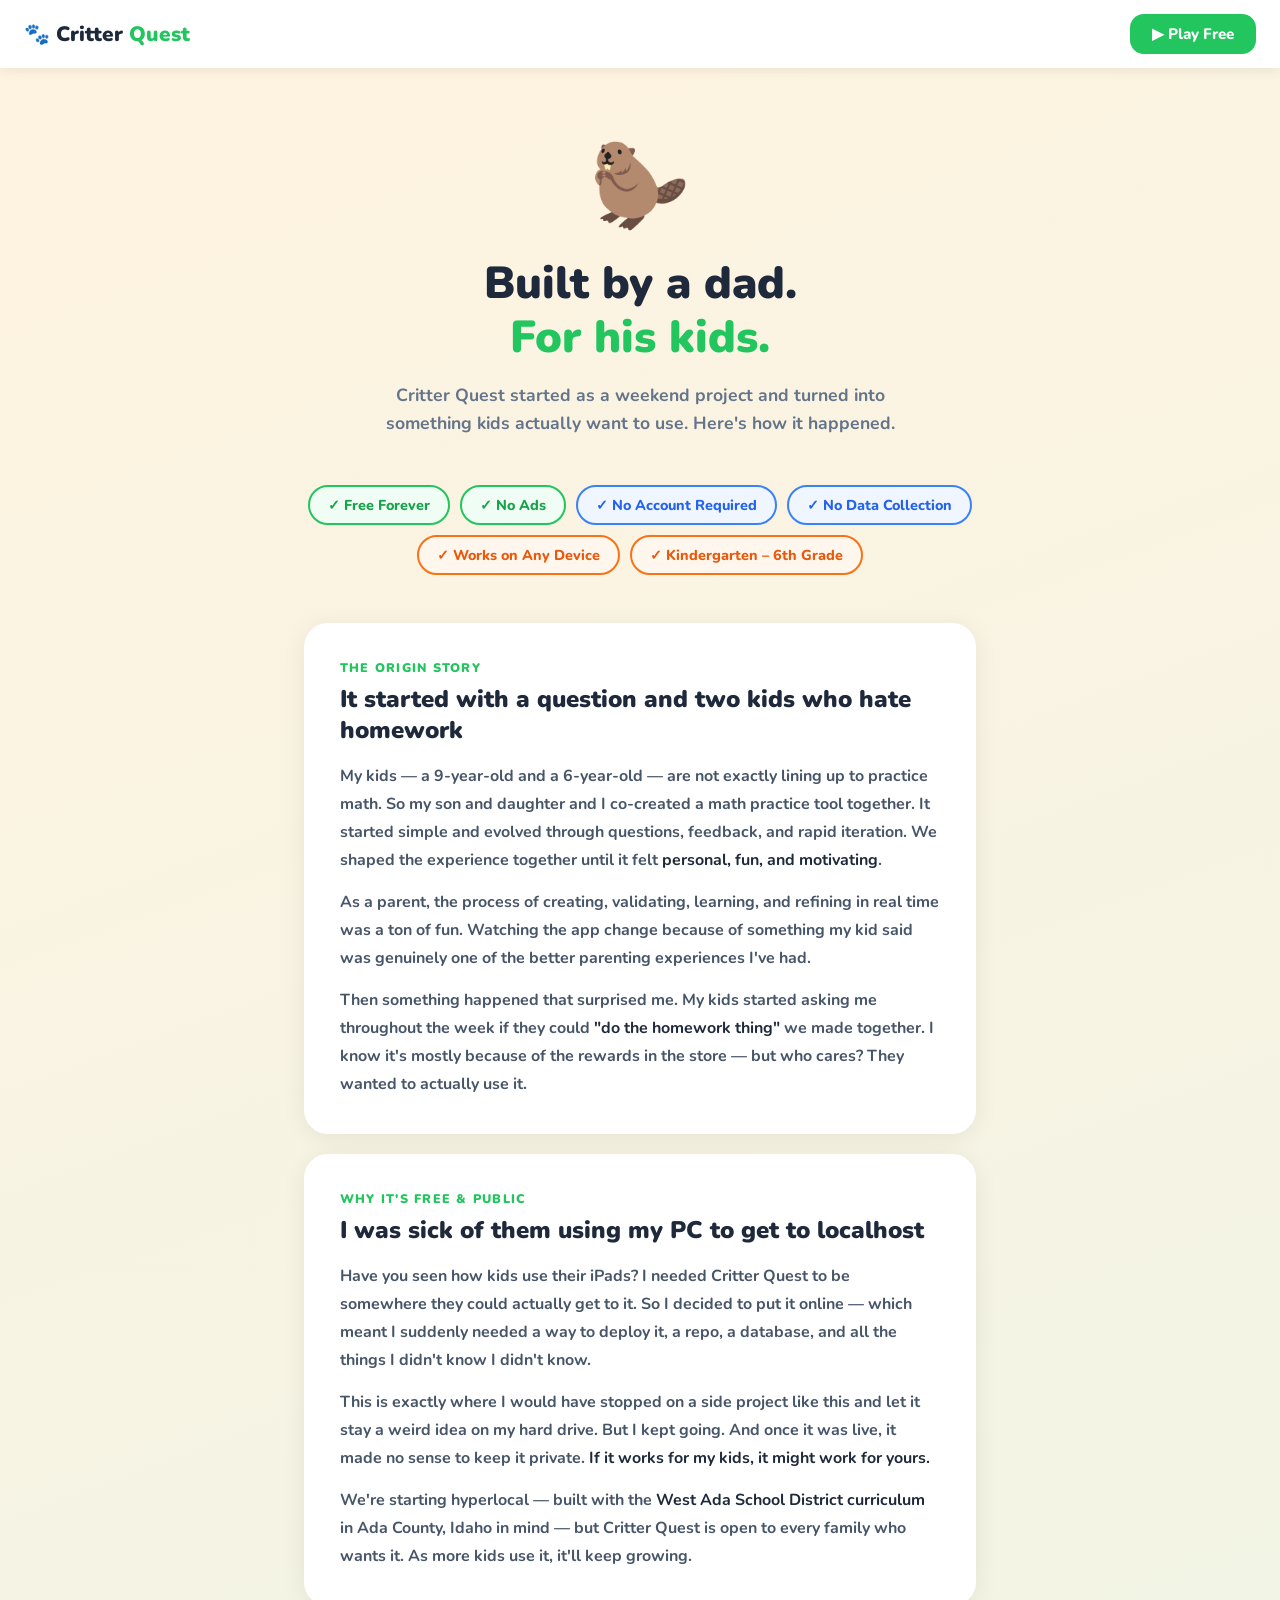
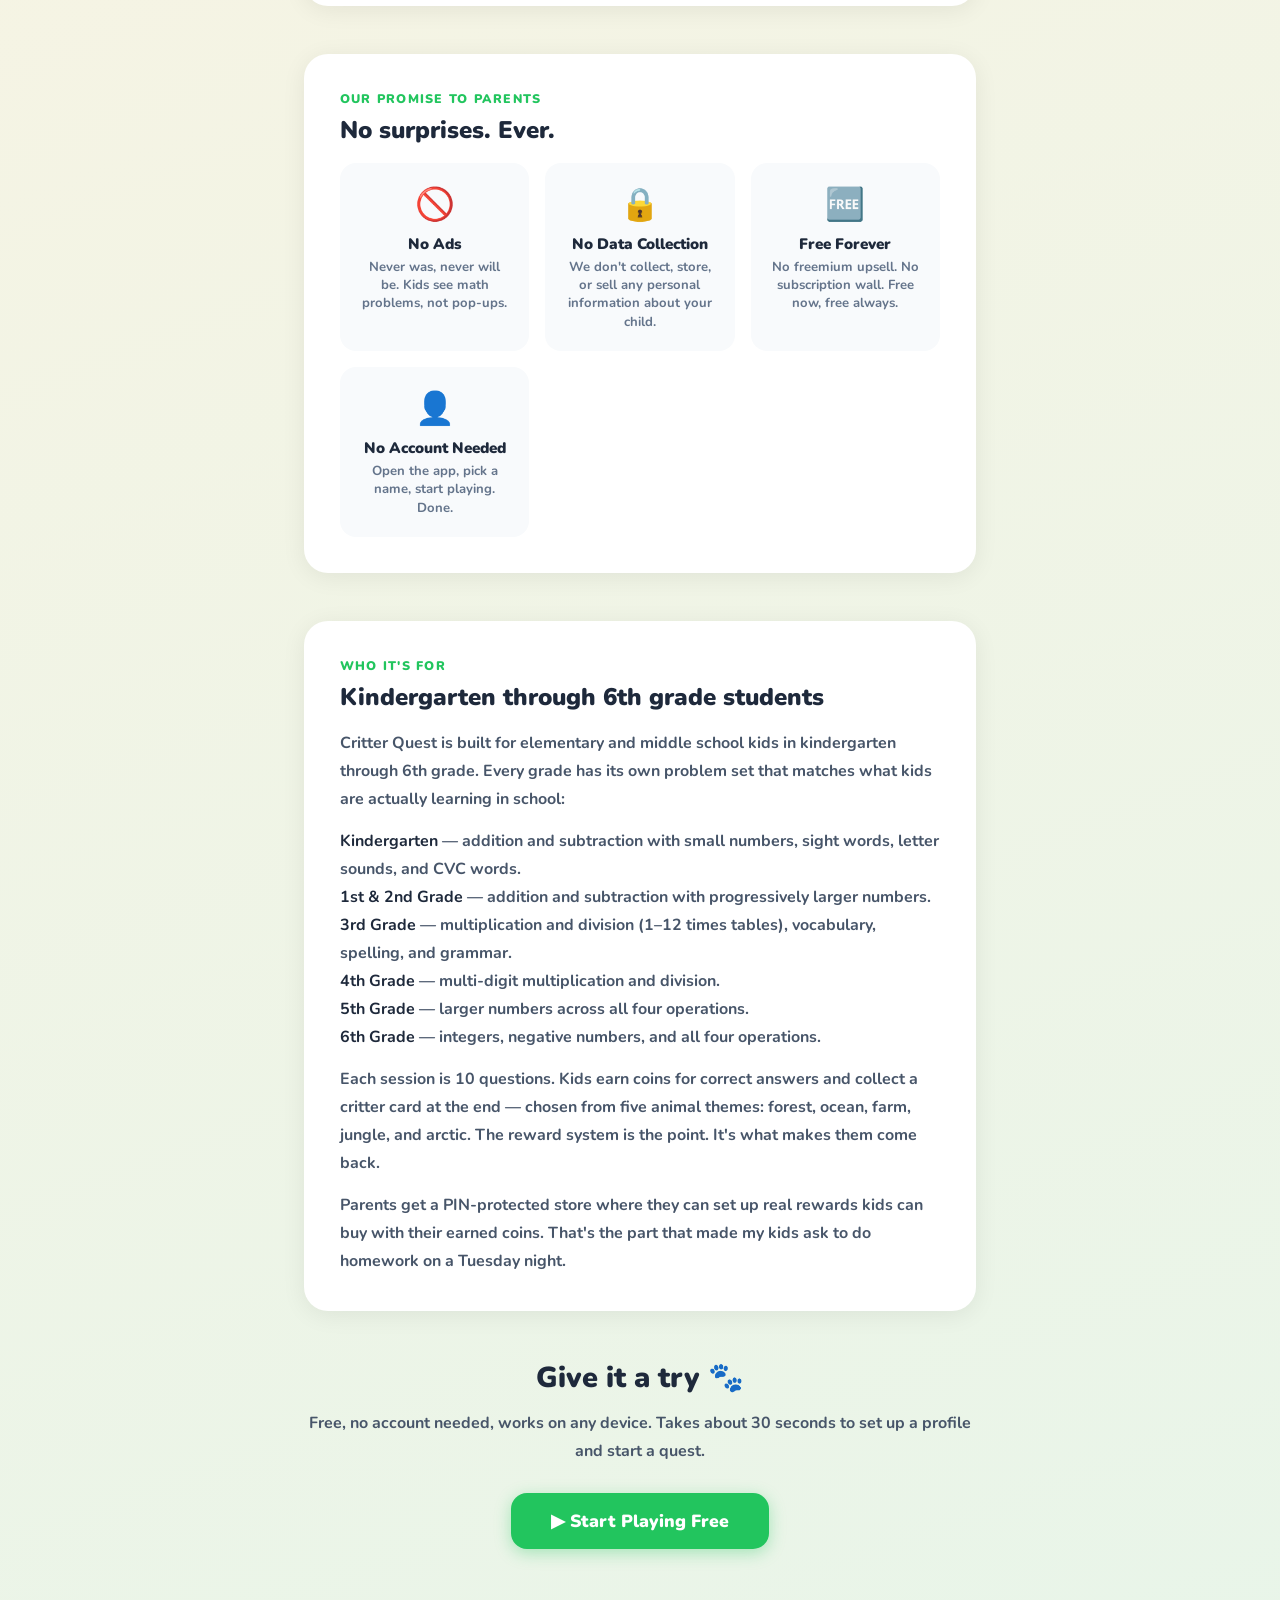
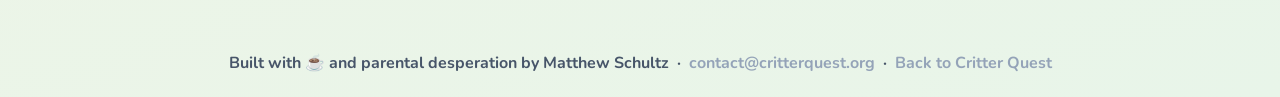
<file: about.html>
<!DOCTYPE html>
<html lang="en">
<head>
  <meta charset="UTF-8" />
  <meta name="viewport" content="width=device-width, initial-scale=1.0" />
  <title>About Critter Quest — Built by a Dad, for His Kids</title>
  <meta name="description" content="Critter Quest is a free math and reading practice app built by Matthew Schultz for his two kids. No ads, no accounts, no data collection. Free forever." />

  <!-- Open Graph -->
  <meta property="og:type" content="website" />
  <meta property="og:url" content="https://critterquest.org/about" />
  <meta property="og:title" content="About Critter Quest — Built by a Dad, for His Kids" />
  <meta property="og:description" content="Critter Quest is a free math and reading practice app built by Matthew Schultz for his two kids. No ads, no accounts, no data collection. Free forever." />
  <meta property="og:image" content="https://critterquest.org/og-image.png" />

  <!-- Twitter Card -->
  <meta name="twitter:card" content="summary_large_image" />
  <meta name="twitter:title" content="About Critter Quest — Built by a Dad, for His Kids" />
  <meta name="twitter:description" content="Free math and reading practice app. No ads, no accounts, no data collection. Free forever." />
  <meta name="twitter:image" content="https://critterquest.org/og-image.png" />

  <meta name="robots" content="index, follow" />
  <link rel="canonical" href="https://critterquest.org/about" />

  <!-- Structured data: Person + WebSite -->
  <script type="application/ld+json">
  {
    "@context": "https://schema.org",
    "@type": "AboutPage",
    "url": "https://critterquest.org/about",
    "name": "About Critter Quest",
    "description": "Critter Quest is a free math and reading practice app built by Matthew Schultz for his two kids in the West Ada School District, Idaho.",
    "mainEntity": {
      "@type": "WebApplication",
      "name": "Critter Quest",
      "url": "https://critterquest.org",
      "applicationCategory": "EducationalApplication",
      "isAccessibleForFree": true,
      "author": {
        "@type": "Person",
        "name": "Matthew Schultz"
      },
      "audience": {
        "@type": "EducationalAudience",
        "educationalRole": "student",
        "suggestedMinAge": "5",
        "suggestedMaxAge": "10"
      }
    }
  }
  </script>

  <link rel="preconnect" href="https://fonts.googleapis.com" />
  <link href="https://fonts.googleapis.com/css2?family=Nunito:wght@400;700;800;900&display=swap" rel="stylesheet" />

  <style>
    *, *::before, *::after { box-sizing: border-box; margin: 0; padding: 0; }

    body {
      font-family: 'Nunito', sans-serif;
      background: linear-gradient(160deg, #FFF3E0 0%, #E8F5E9 100%);
      min-height: 100vh;
      color: #1E293B;
    }

    /* ── Nav ── */
    .site-nav {
      background: white;
      box-shadow: 0 2px 12px rgba(0,0,0,.08);
      padding: 14px 24px;
      display: flex;
      align-items: center;
      justify-content: space-between;
      position: sticky;
      top: 0;
      z-index: 100;
    }
    .site-nav .logo {
      font-size: 1.3rem;
      font-weight: 900;
      color: #1E293B;
      text-decoration: none;
    }
    .site-nav .logo span { color: #22C55E; }
    .nav-link {
      background: #22C55E;
      color: white;
      font-family: 'Nunito', sans-serif;
      font-weight: 800;
      font-size: 0.95rem;
      padding: 10px 22px;
      border-radius: 14px;
      text-decoration: none;
      transition: background .18s;
    }
    .nav-link:hover { background: #16A34A; }

    /* ── Hero ── */
    .hero {
      text-align: center;
      padding: 64px 24px 48px;
      max-width: 720px;
      margin: 0 auto;
    }
    .hero .mascot { font-size: 5rem; margin-bottom: 16px; }
    .hero h1 {
      font-size: clamp(1.8rem, 5vw, 2.8rem);
      font-weight: 900;
      line-height: 1.2;
      margin-bottom: 16px;
    }
    .hero h1 span { color: #22C55E; }
    .hero .tagline {
      font-size: 1.1rem;
      font-weight: 700;
      color: #64748B;
      max-width: 560px;
      margin: 0 auto;
      line-height: 1.6;
    }

    /* ── Badges ── */
    .badges {
      display: flex;
      flex-wrap: wrap;
      justify-content: center;
      gap: 10px;
      padding: 0 24px 48px;
      max-width: 720px;
      margin: 0 auto;
    }
    .badge {
      background: white;
      border: 2px solid #E2E8F0;
      border-radius: 999px;
      padding: 8px 18px;
      font-weight: 800;
      font-size: 0.9rem;
      color: #1E293B;
    }
    .badge.green  { border-color: #22C55E; color: #16A34A; background: #F0FDF4; }
    .badge.blue   { border-color: #3B82F6; color: #2563EB; background: #EFF6FF; }
    .badge.orange { border-color: #F97316; color: #EA580C; background: #FFF7ED; }

    /* ── Sections ── */
    .section {
      max-width: 720px;
      margin: 0 auto 48px;
      padding: 0 24px;
    }
    .card {
      background: white;
      border-radius: 24px;
      padding: 36px;
      box-shadow: 0 4px 24px rgba(0,0,0,.07);
    }
    .card + .card { margin-top: 20px; }

    .section-label {
      font-size: 0.78rem;
      font-weight: 900;
      letter-spacing: .1em;
      text-transform: uppercase;
      color: #22C55E;
      margin-bottom: 8px;
    }
    h2 {
      font-size: 1.5rem;
      font-weight: 900;
      margin-bottom: 16px;
      line-height: 1.3;
    }
    p {
      font-size: 1rem;
      font-weight: 700;
      color: #475569;
      line-height: 1.75;
      margin-bottom: 14px;
    }
    p:last-child { margin-bottom: 0; }
    p strong { color: #1E293B; }

    /* ── Promise grid ── */
    .promise-grid {
      display: grid;
      grid-template-columns: repeat(auto-fit, minmax(180px, 1fr));
      gap: 16px;
      margin-top: 8px;
    }
    .promise-item {
      background: #F8FAFC;
      border-radius: 16px;
      padding: 20px;
      text-align: center;
    }
    .promise-item .icon { font-size: 2rem; margin-bottom: 8px; }
    .promise-item .label {
      font-weight: 900;
      font-size: 0.95rem;
      color: #1E293B;
      margin-bottom: 4px;
    }
    .promise-item .desc {
      font-size: 0.82rem;
      font-weight: 700;
      color: #64748B;
      line-height: 1.4;
      margin: 0;
    }

    /* ── CTA ── */
    .cta-section {
      text-align: center;
      padding: 0 24px 80px;
      max-width: 720px;
      margin: 0 auto;
    }
    .cta-section h2 { font-size: 1.8rem; margin-bottom: 12px; }
    .cta-section p  { margin-bottom: 28px; }
    .cta-btn {
      display: inline-block;
      background: #22C55E;
      color: white;
      font-family: 'Nunito', sans-serif;
      font-weight: 900;
      font-size: 1.1rem;
      padding: 16px 40px;
      border-radius: 16px;
      text-decoration: none;
      transition: background .18s, transform .18s;
      box-shadow: 0 4px 16px rgba(34,197,94,.35);
    }
    .cta-btn:hover { background: #16A34A; transform: translateY(-2px); }

    /* ── Footer ── */
    .site-footer {
      text-align: center;
      padding: 20px;
      font-size: 0.78rem;
      font-weight: 700;
      color: #94A3B8;
    }
    .site-footer a { color: #94A3B8; text-decoration: none; }
    .site-footer a:hover { color: #22C55E; }

    @media (max-width: 480px) {
      .card { padding: 24px 20px; }
      .hero  { padding: 40px 16px 32px; }
    }
  </style>
</head>
<body>

  <!-- Nav -->
  <nav class="site-nav">
    <a href="/" class="logo">🐾 Critter <span>Quest</span></a>
    <a href="/" class="nav-link">▶ Play Free</a>
  </nav>

  <!-- Hero -->
  <div class="hero">
    <div class="mascot">🦫</div>
    <h1>Built by a dad.<br><span>For his kids.</span></h1>
    <p class="tagline">Critter Quest started as a weekend project and turned into something kids actually want to use. Here's how it happened.</p>
  </div>

  <!-- Badges -->
  <div class="badges">
    <div class="badge green">✓ Free Forever</div>
    <div class="badge green">✓ No Ads</div>
    <div class="badge blue">✓ No Account Required</div>
    <div class="badge blue">✓ No Data Collection</div>
    <div class="badge orange">✓ Works on Any Device</div>
    <div class="badge orange">✓ Kindergarten – 6th Grade</div>
  </div>

  <!-- Origin Story -->
  <div class="section">
    <div class="card">
      <div class="section-label">The Origin Story</div>
      <h2>It started with a question and two kids who hate homework</h2>
      <p>
        My kids — a 9-year-old and a 6-year-old — are not exactly lining up to practice math.
        So my son and daughter and I co-created a math practice tool together. It started simple
        and evolved through questions, feedback, and rapid iteration. We shaped the experience
        together until it felt <strong>personal, fun, and motivating</strong>.
      </p>
      <p>
        As a parent, the process of creating, validating, learning, and refining in real time
        was a ton of fun. Watching the app change because of something my kid said was genuinely
        one of the better parenting experiences I've had.
      </p>
      <p>
        Then something happened that surprised me. My kids started asking me throughout the week
        if they could <strong>"do the homework thing"</strong> we made together. I know it's mostly
        because of the rewards in the store — but who cares? They wanted to actually use it.
      </p>
    </div>

    <div class="card">
      <div class="section-label">Why It's Free & Public</div>
      <h2>I was sick of them using my PC to get to localhost</h2>
      <p>
        Have you seen how kids use their iPads? I needed Critter Quest to be somewhere they could
        actually get to it. So I decided to put it online — which meant I suddenly needed a way
        to deploy it, a repo, a database, and all the things I didn't know I didn't know.
      </p>
      <p>
        This is exactly where I would have stopped on a side project like this and let it stay
        a weird idea on my hard drive. But I kept going. And once it was live, it made no sense
        to keep it private. <strong>If it works for my kids, it might work for yours.</strong>
      </p>
      <p>
        We're starting hyperlocal — built with the <strong>West Ada School District curriculum</strong>
        in Ada County, Idaho in mind — but Critter Quest is open to every family who wants it.
        As more kids use it, it'll keep growing.
      </p>
    </div>
  </div>

  <!-- Our Promise -->
  <div class="section">
    <div class="card">
      <div class="section-label">Our Promise to Parents</div>
      <h2>No surprises. Ever.</h2>
      <div class="promise-grid">
        <div class="promise-item">
          <div class="icon">🚫</div>
          <div class="label">No Ads</div>
          <p class="desc">Never was, never will be. Kids see math problems, not pop-ups.</p>
        </div>
        <div class="promise-item">
          <div class="icon">🔒</div>
          <div class="label">No Data Collection</div>
          <p class="desc">We don't collect, store, or sell any personal information about your child.</p>
        </div>
        <div class="promise-item">
          <div class="icon">🆓</div>
          <div class="label">Free Forever</div>
          <p class="desc">No freemium upsell. No subscription wall. Free now, free always.</p>
        </div>
        <div class="promise-item">
          <div class="icon">👤</div>
          <div class="label">No Account Needed</div>
          <p class="desc">Open the app, pick a name, start playing. Done.</p>
        </div>
      </div>
    </div>
  </div>

  <!-- Who It's For -->
  <div class="section">
    <div class="card">
      <div class="section-label">Who It's For</div>
      <h2>Kindergarten through 6th grade students</h2>
      <p>
        Critter Quest is built for elementary and middle school kids in kindergarten through 6th grade.
        Every grade has its own problem set that matches what kids are actually learning in school:
      </p>
      <p>
        <strong>Kindergarten</strong> — addition and subtraction with small numbers, sight words, letter sounds, and CVC words.<br/>
        <strong>1st &amp; 2nd Grade</strong> — addition and subtraction with progressively larger numbers.<br/>
        <strong>3rd Grade</strong> — multiplication and division (1–12 times tables), vocabulary, spelling, and grammar.<br/>
        <strong>4th Grade</strong> — multi-digit multiplication and division.<br/>
        <strong>5th Grade</strong> — larger numbers across all four operations.<br/>
        <strong>6th Grade</strong> — integers, negative numbers, and all four operations.
      </p>
      <p>
        Each session is 10 questions. Kids earn coins for correct answers and collect a critter card
        at the end — chosen from five animal themes: forest, ocean, farm, jungle, and arctic.
        The reward system is the point. It's what makes them come back.
      </p>
      <p>
        Parents get a PIN-protected store where they can set up real rewards kids can buy with
        their earned coins. That's the part that made my kids ask to do homework on a Tuesday night.
      </p>
    </div>
  </div>

  <!-- CTA -->
  <div class="cta-section">
    <h2>Give it a try 🐾</h2>
    <p class="tagline">Free, no account needed, works on any device. Takes about 30 seconds to set up a profile and start a quest.</p>
    <a href="/" class="cta-btn">▶ Start Playing Free</a>
  </div>

  <!-- Footer -->
  <footer class="site-footer">
    <p>Built with ☕ and parental desperation by Matthew Schultz &nbsp;·&nbsp;
    <a href="mailto:contact@critterquest.org">contact@critterquest.org</a> &nbsp;·&nbsp;
    <a href="/">Back to Critter Quest</a></p>
  </footer>

</body>
</html>
</file>
